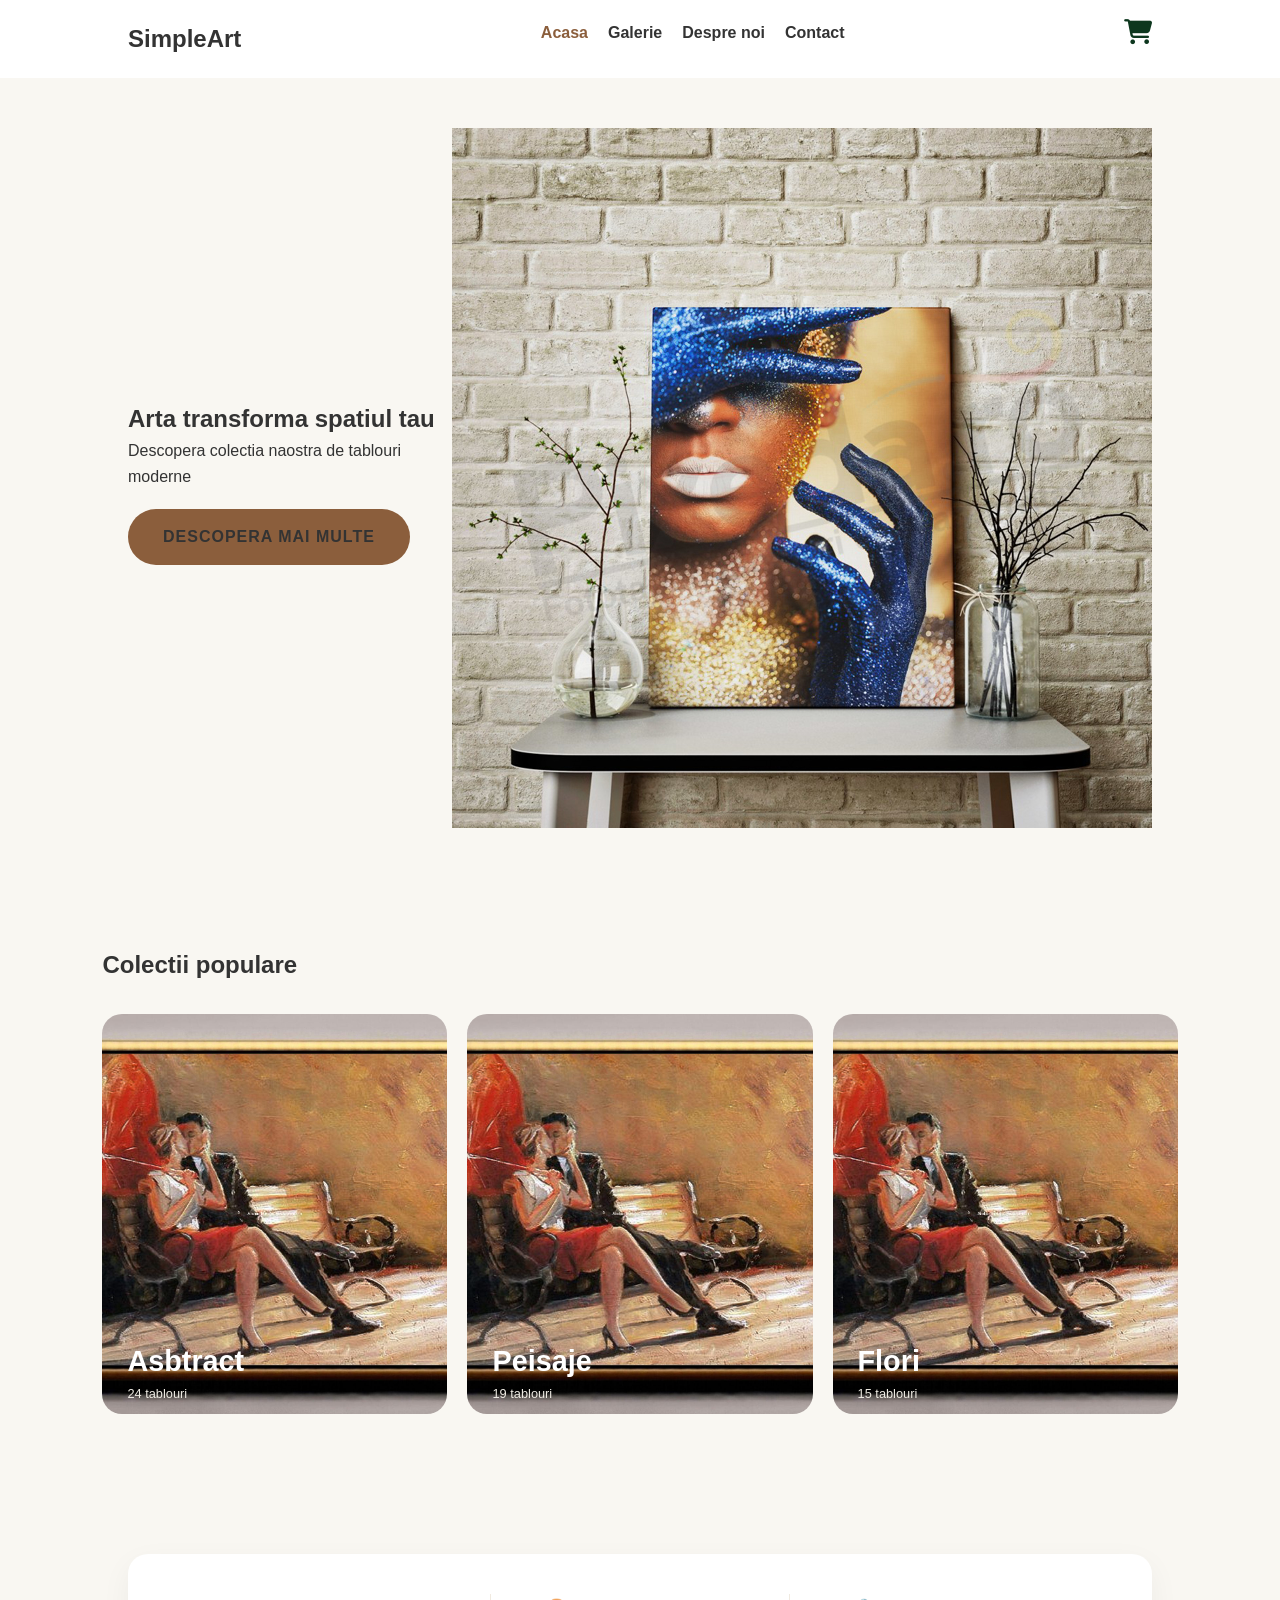
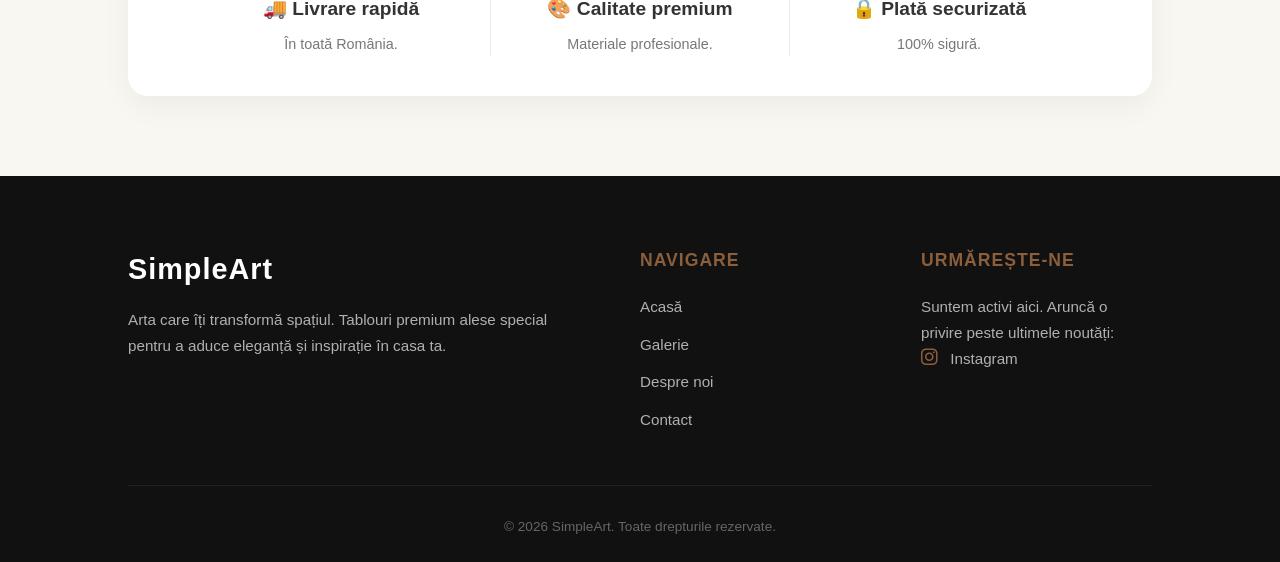
<file: index.html>
<!DOCTYPE html>
<html lang="ro">
<head>
    <meta charset="UTF-8">
    <meta name="viewport" content="width=device-width, initial-scale=1.0">
    <title>SimpleArt</title>
    <link rel="stylesheet" href="assets/css/style.css">
    <link rel="stylesheet" href="https://cdnjs.cloudflare.com/ajax/libs/font-awesome/6.5.1/css/all.min.css">
    
</head>
<body>
   <header>
        <div class="logo">            
            <h2><a href="index.html">SimpleArt</a></h2>
        </div>
        <!-- Navigație -->
        <nav>
            <ul>
                <li><a href="index.html" id="active">Acasa</a></li>
                <li><a href="galerie.html" >Galerie</a></li>
                <li><a href="about.html">Despre noi</a></li>
                <li><a href="contact.html">Contact</a></li>

            </ul>
        </nav>
        <!-- Iconiță Coș de cumpărături -->
        <div class="cart-wrapper">
            <a href="cos.html">
                <i class="fa-solid fa-cart-shopping cos-cumparaturi"></i>
            </a>
        </div>
    </header>
   <main>

        <section class="hero"> 
        
            <div class="hero-text">
                <h1>Arta transforma spatiul tau</h1>

                <p>Descopera colectia naostra de tablouri moderne</p>

                <a href="galerie.html" class="buton">Descopera mai multe</a>
            </div>    
            <div class="hero-imagine">
                <img src="assets/images/poza hero.jpeg" alt="tablou frumos">
            </div>
    
        </section>

        <section class="colectie">
            
            <h2>Colectii populare</h2>

            <div class="carduri">

                <div class="card">
                    <img src="assets/images/poza carduri.jpg">
                    <h3>Asbtract</h3>
                    <p>24 tablouri</p>
                </div>

                <div class="card">
                    <img src="assets/images/poza carduri.jpg">
                    <h3>Peisaje</h3>
                    <p>19 tablouri</p>
                </div>

                <div class="card">
                    <img src="assets/images/poza carduri.jpg">
                    <h3>Flori</h3>
                    <p>15 tablouri</p>
                </div>     

            </div>
        </section>

        <section class="benifici">

            <div class="beneficiu">
                <h3>🚚 Livrare rapidă</h3>
                <p>În toată România.</p>
            </div>

            <div class="beneficiu">
                <h3>🎨 Calitate premium</h3>
                <p>Materiale profesionale.</p>
            </div>

            <div class="beneficiu">
                <h3>🔒 Plată securizată</h3>
                <p>100% sigură.</p>
            </div>

        </section>
    </main>

<footer class="footer-principal">
    <div class="footer-container">
        <div class="footer-col">
            <h3 class="footer-logo">SimpleArt</h3>
            <p>Arta care îți transformă spațiul. Tablouri premium alese special pentru a aduce eleganță și inspirație în casa ta.</p>
        </div>

        <div class="footer-col">
            <h4>Navigare</h4>
            <ul>
                <li><a href="index.html">Acasă</a></li>
                <li><a href="galerie.html">Galerie</a></li>
                <li><a href="about.html">Despre noi</a></li>
                <li><a href="contact.html">Contact</a></li>
            </ul>
        </div>

        <div class="footer-col">
            <h4>Urmărește-ne</h4>
            <p>Suntem activi aici. Aruncă o privire peste ultimele noutăți:</p>
            <ul class="sociale">
                <li>
                    <a href="https://www.instagram.com/notyourcatalin/" target="_blank">
                        <i class="fa-brands fa-instagram"></i> Instagram
                    </a>
                </li>
            </ul>
        </div>
    </div>

    <div class="footer-bottom">
        <p>&copy; 2026 SimpleArt. Toate drepturile rezervate.</p>
    </div>
</footer>
  
</body>
</html>
</file>
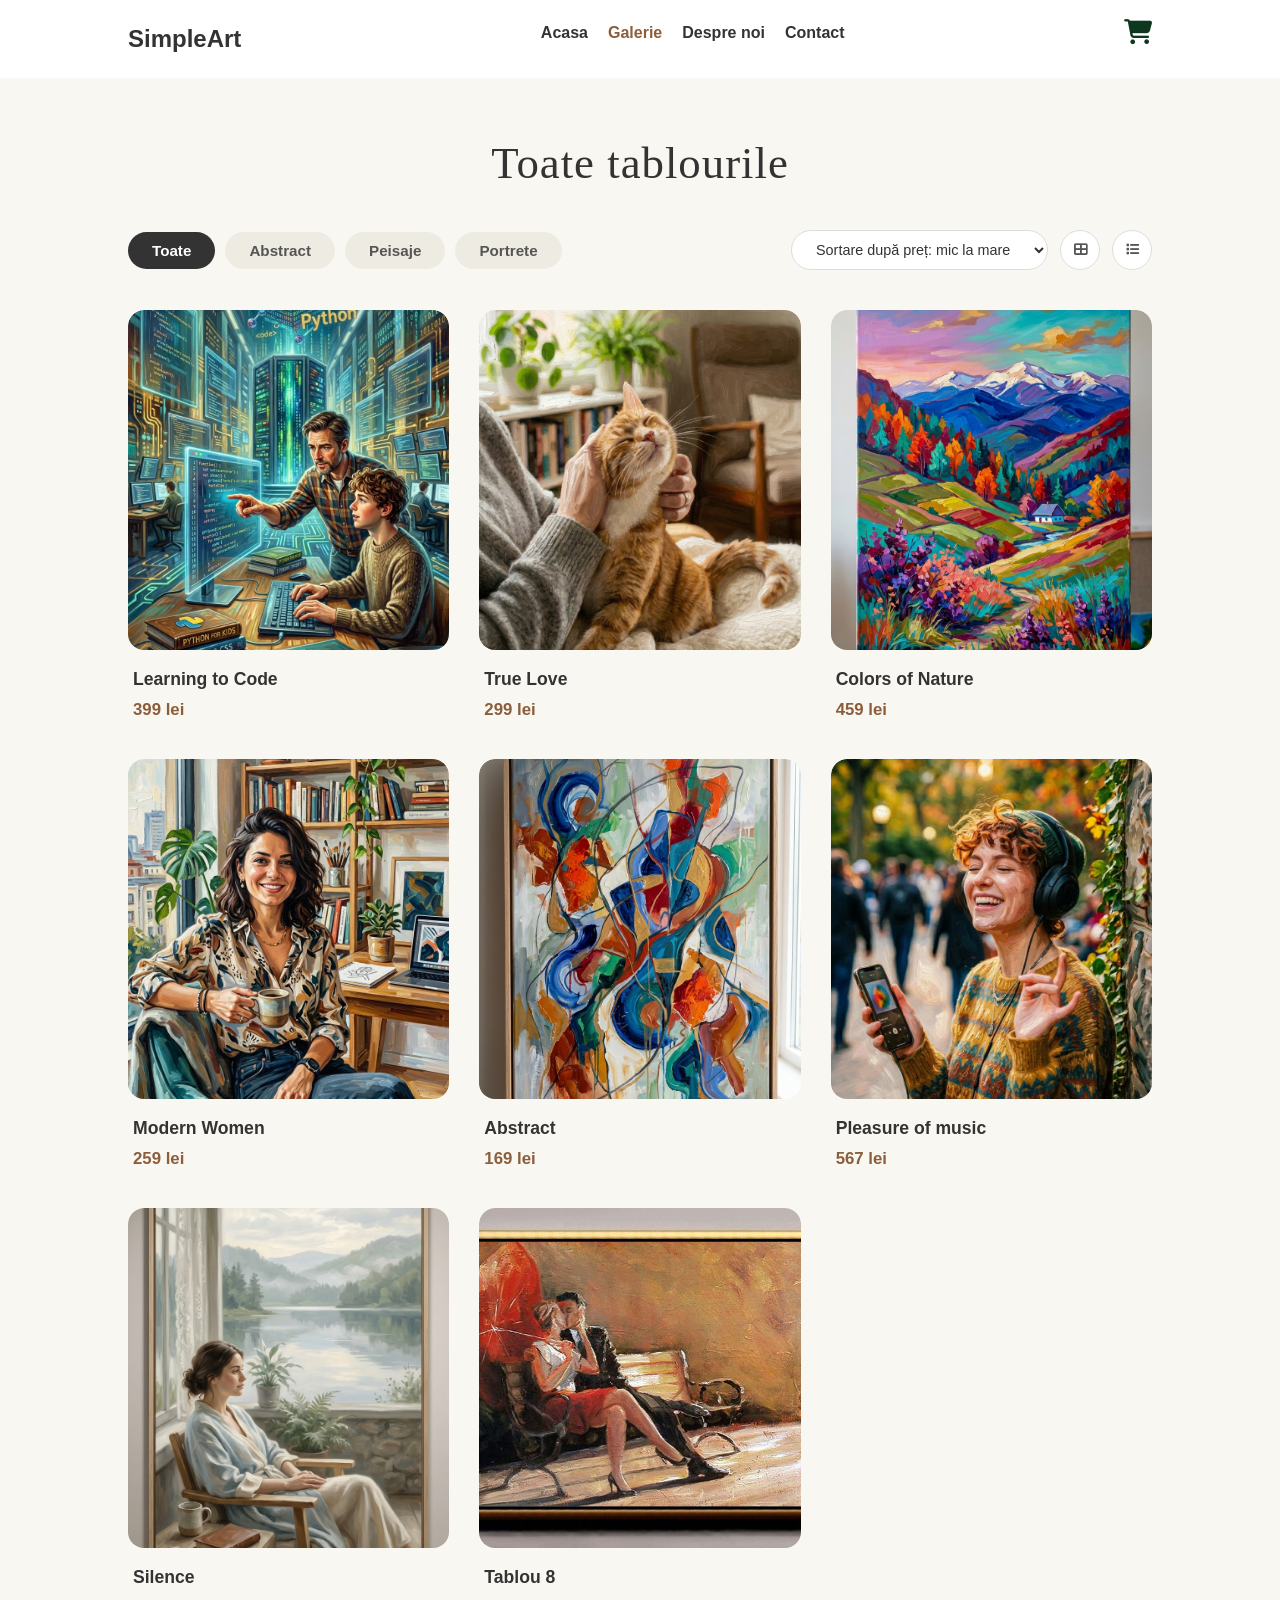
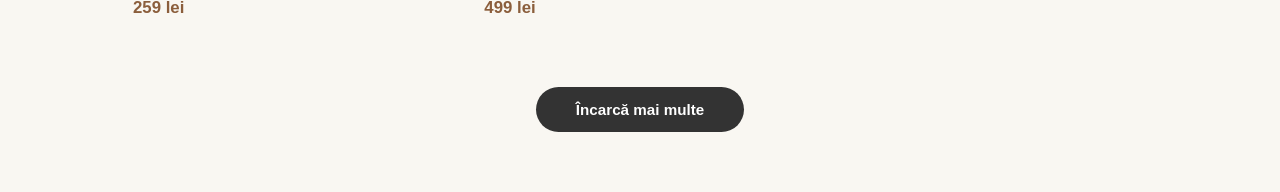
<file: galerie.html>
<!DOCTYPE html>
<html lang="ro">
<head>
    <meta charset="UTF-8">
    <meta name="viewport" content="width=device-width, initial-scale=1.0"> <title>Galerie Art - SimpleArt</title>
    <link rel="stylesheet" href="assets/css/style.css">
    <!-- Font Awesome pentru iconițe -->
    <link rel="stylesheet" href="https://cdnjs.cloudflare.com/ajax/libs/font-awesome/6.5.1/css/all.min.css">
    
</head>
<body>

    <header>
        <div class="logo">            
            <h2><a href="index.html">SimpleArt</a></h2>
        </div>
        <!-- Navigație -->
        <nav>
            <ul>
                <li><a href="index.html">Acasa</a></li>
                <li><a href="galerie.html" id="active">Galerie</a></li>
                <li><a href="about.html">Despre noi</a></li>
                <li><a href="contact.html">Contact</a></li>

            </ul>
        </nav>
        <!-- Iconiță Coș de cumpărături -->
        <div class="cart-wrapper">
            <a href="cos.html">
                <i class="fa-solid fa-cart-shopping cos-cumparaturi"></i>
            </a>
        </div>
    </header>

    <main>
        <section id="hero-gallery">
            <h1>Toate tablourile</h1>
        </section>
        <!-- Filtare și sortare -->
        <section id="filters">
            <div class="category-filters">
                <button class="btn-filter active">Toate</button>
                <button class="btn-filter">Abstract</button>
                <button class="btn-filter">Peisaje</button>
                <button class="btn-filter">Portrete</button>
            </div>
            
            <div class="sort-filters">
                <select aria-label="Sortare tablouri">
                    <option value="price-asc">Sortare după preț: mic la mare</option>
                    <option value="price-desc">Sortare după preț: mare la mic</option>
                    <option value="name">Sortare după nume</option>
                </select>

                <button class="btn-layout" aria-label="Vizualizare Grid">
                    <i class="fa-solid fa-table-cells-large"></i> 
                </button>
                <button class="btn-layout" aria-label="Vizualizare Listă">
                    <i class="fa-solid fa-list"></i> 
                </button>
            </div>
        </section>

        <section id="gallery-grid">
            <!-- Exemplu de card de produs, repetat pentru fiecare tablou din galerie -->
            <article class="product-card">
                <a href="tablou_1.html">
                    <div class="image-container">
                        <img src="assets/images/tablou_1.png" alt="Tablou Abstract - Model 1">
                    </div>
                </a>
                <div class="product-info">
                    <h4>Learning to Code</h4>
                    <p class="product-price">399 lei</p>
                </div>
            </article>

            <article class="product-card">
                <div class="image-container">
                    <img src="assets/images/tablou_2.png" alt="Tablou Peisaj - Model 2">
                </div>
                <div class="product-info">
                    <h4>True Love</h4>
                    <p class="product-price">299 lei</p>
                </div>
            </article>
             <article class="product-card">
                <div class="image-container">
                    <img src="assets/images/tablou_3.png" alt="Tablou Peisaj - Model 2">
                </div>
                <div class="product-info">
                    <h4>Colors of Nature</h4>
                    <p class="product-price">459 lei</p>
                </div>
            </article>
             <article class="product-card">
                <div class="image-container">
                    <img src="assets/images/tablou_4.png" alt="Tablou Peisaj - Model 2">
                </div>
                <div class="product-info">
                    <h4>Modern Women</h4>
                    <p class="product-price">259 lei</p>
                </div>
            </article>
             <article class="product-card">
                <div class="image-container">
                    <img src="assets/images/tablou_5.png" alt="Tablou Peisaj - Model 2">
                </div>
                <div class="product-info">
                    <h4>Abstract</h4>
                    <p class="product-price">169 lei</p>
                </div>
            </article>
             <article class="product-card">
                <div class="image-container">
                    <img src="assets/images/tablou_6.png" alt="Tablou Peisaj - Model 2">
                </div>
                <div class="product-info">
                    <h4>Pleasure of music</h4>
                    <p class="product-price">567 lei</p>
                </div>
            </article>
             <article class="product-card">
                <div class="image-container">
                    <img src="assets/images/tablou_7.png" alt="Tablou Peisaj - Model 2">
                </div>
                <div class="product-info">
                    <h4>Silence</h4>
                    <p class="product-price"> 259 lei</p>
                </div>
            </article>
             <article class="product-card">
                <div class="image-container">
                    <img src="assets/images/poza carduri.jpg" alt="Tablou Peisaj - Model 2">
                </div>
                <div class="product-info">
                    <h4>Tablou 8</h4>
                    <p class="product-price">499 lei</p>
                </div>
            </article>
            

            </section>
        <!-- Buton "Încarcă mai multe" -->
        <div class="load-more">
            <button class="btn-load">Încarcă mai multe</button>
        </div>
    </main>

    </body>
</html>
</file>
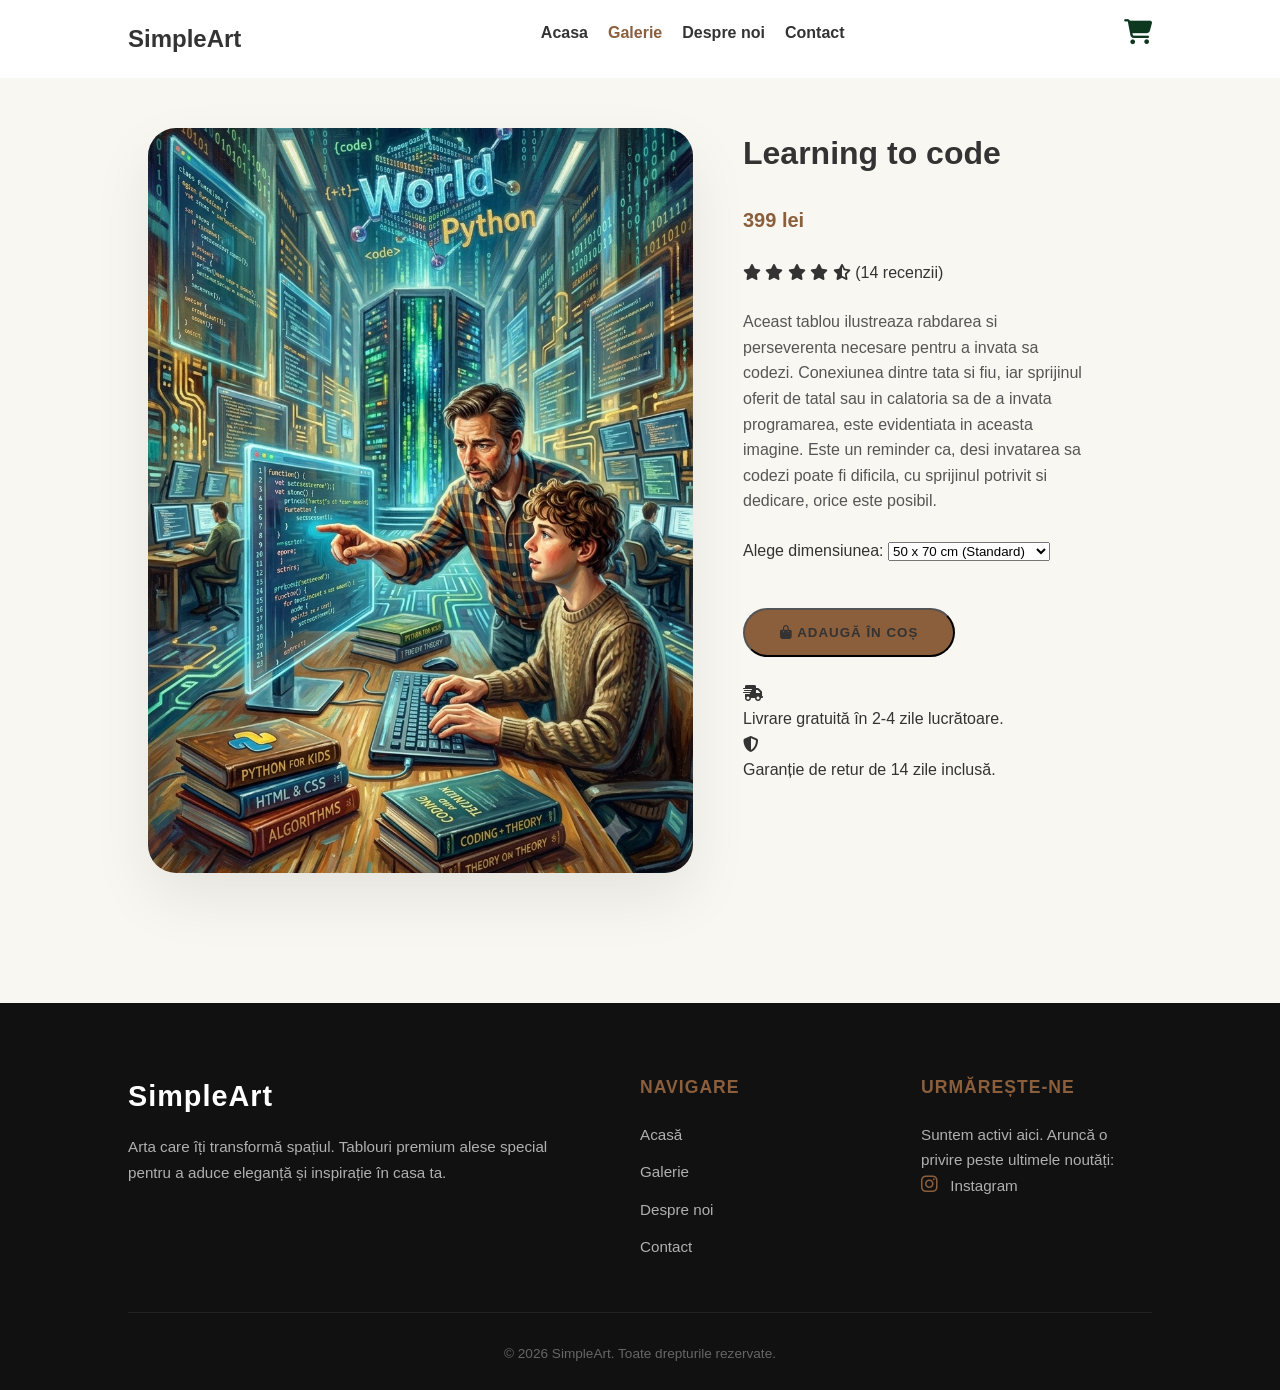
<file: tablou_1.html>
<!DOCTYPE html>
<html lang="ro">
<head>
    <meta charset="UTF-8">
    <meta name="viewport" content="width=device-width, initial-scale=1.0">
    <title>Tablou Learning to code - SimpleArt</title>
    <link rel="stylesheet" href="assets/css/style.css">
    <!-- Font Awesome pentru iconițe -->
    <link rel="stylesheet" href="https://cdnjs.cloudflare.com/ajax/libs/font-awesome/6.5.1/css/all.min.css">
</head>
<body>
    <header>
        <div class="logo">            
            <h2><a href="index.html">SimpleArt</a></h2>
        </div>
        <!-- Navigație -->
        <nav>
            <ul>
                <li><a href="index.html">Acasa</a></li>
                <li><a href="galerie.html" id="active">Galerie</a></li>
                <li><a href="about.html">Despre noi</a></li>
                <li><a href="contact.html">Contact</a></li>

            </ul>
        </nav>
        <!-- Iconiță Coș de cumpărături -->
        <div class="cart-wrapper">
            <a href="cos.html">
                <i class="fa-solid fa-cart-shopping cos-cumparaturi"></i>
            </a>
        </div>
    </header>
    <main>
        <section class="product-page">
            <div class="product-media">
                <div class="product-image-card">
                    <img src="assets/images/tablou_1.png" alt="Tablou Learning to code" class="main-product-image">
                </div>
            </div>
            <div class="product-summary">
                <h2 class="product-title">Learning to code</h2>
                <p class="product-price">399 lei</p>
                <div class="product-rating">
                    <i class="fa-solid fa-star"></i>
                    <i class="fa-solid fa-star"></i>
                    <i class="fa-solid fa-star"></i>
                    <i class="fa-solid fa-star"></i>
                    <i class="fa-solid fa-star-half-stroke"></i>
                    <span>(14 recenzii)</span>
                </div>
                <div class="product-description">
                <p>
                    Aceast tablou ilustreaza rabdarea si perseverenta necesare pentru a invata sa codezi.
                    Conexiunea dintre tata si fiu, iar sprijinul oferit de tatal sau in calatoria sa de a invata programarea, este evidentiata in aceasta imagine.
                    Este un reminder ca, desi invatarea sa codezi poate fi dificila, cu sprijinul potrivit si dedicare, orice este posibil.
                </p>
            </div>
            <div class="product-options">
                    <label for="frame-size">Alege dimensiunea:</label>
                    <select id="frame-size">
                        <option value="sm">50 x 70 cm (Standard)</option>
                        <option value="md">70 x 100 cm (+150 lei)</option>
                        <option value="lg">100 x 140 cm (+300 lei)</option>
                    </select>
            </div>
            <div class="product-action">
                <button class="buton btn-add-cart">
                    <i class="fa-solid fa-bag-shopping"></i> Adaugă în coș
                </button>
            </div>
            <div class="extra-product-meta">
                    <div class="meta-item">
                        <i class="fa-solid fa-truck-fast"></i>
                        <p>Livrare gratuită în 2-4 zile lucrătoare.</p>
                    </div>
                    <div class="meta-item">
                        <i class="fa-solid fa-shield-halved"></i>
                        <p>Garanție de retur de 14 zile inclusă.</p>
                    </div>
                </div>
            </div>
            
            
        
        </section>

    </main>
    <footer class="footer-principal">
    <div class="footer-container">
        <div class="footer-col">
            <h3 class="footer-logo">SimpleArt</h3>
            <p>Arta care îți transformă spațiul. Tablouri premium alese special pentru a aduce eleganță și inspirație în casa ta.</p>
        </div>

        <div class="footer-col">
            <h4>Navigare</h4>
            <ul>
                <li><a href="index.html">Acasă</a></li>
                <li><a href="galerie.html">Galerie</a></li>
                <li><a href="about.html">Despre noi</a></li>
                <li><a href="contact.html">Contact</a></li>
            </ul>
        </div>

        <div class="footer-col">
            <h4>Urmărește-ne</h4>
            <p>Suntem activi aici. Aruncă o privire peste ultimele noutăți:</p>
            <ul class="sociale">
                <li>
                    <a href="https://www.instagram.com/notyourcatalin/" target="_blank">
                        <i class="fa-brands fa-instagram"></i> Instagram
                    </a>
                </li>
            </ul>
        </div>
    </div>

    <div class="footer-bottom">
        <p>&copy; 2026 SimpleArt. Toate drepturile rezervate.</p>
    </div>
    </footer>
</body>
</html>
</file>
<file: assets/css/style.css>
*{
    margin: 0;
    padding: 0;
    box-sizing: border-box;
}

body {
    font-family: 'Segoe UI', Tahoma, Geneva, Verdana, sans-serif;
    background-color: #f9f7f2; 
    color: #333; 
    line-height: 1.6;
}
/* ==========================================================================
   2. PAGINA PRINCIPALĂ (Doar pentru index.html)
   ========================================================================== */
header {
    display: flex; 
    justify-content: space-between; 
    padding: 20px 10%; 
    background-color: white;
}

header ul {
    display: flex;
    list-style: none; 
}

header ul li {
    margin-left: 20px;
}

header ul li a {
    text-decoration: none; 
    color: #333;
    font-weight: bold;
}


#active {
    color: #8B5E3C; 
}
header ul li a:hover {
    color: #8B5E3C; 
    transition: color 0.3s;
    text-decoration: underline;
    
}
.logo a{
    text-decoration:none;
    color:#333;
}

.hero {
    display: flex;
    align-items: center;
    justify-content: space-between;
    padding: 50px 10%;
    min-height: 80vh; 
}

.hero-text {
    flex: 1;
}

.buton {
    
    display: inline-block;    
    padding: 15px 35px;       
    
    color:#333;
    background-color: #8B5E3C;            
    text-decoration: none;    
    text-transform: uppercase; 
    font-weight: bold;        
    letter-spacing: 1px;      
    
   
    border-radius: 50px;     
    transition: all 0.3s ease; 
    margin-top: 20px;         
}


.buton:hover {
    background-color: #A67B5B; 
    transform: translateY(-3px); 
    box-shadow: 0 5px 15px rgba(0,0,0,0.2); 
}

.colectie {
    padding: 60px 8%;
}

.colectie h2 {
    margin-bottom: 30px;
}

.carduri {
    display: grid;
    grid-template-columns: repeat(3, 1fr); 
    gap: 20px;
}

.card {
    position: relative; 
    border-radius: 20px;
    overflow: hidden;
    height: 400px;
}

.card img {
    width: 100%;
    height: 100%;
    object-fit: cover; 
    transition: transform 0.5s;
}

.card h3 {
    position: absolute;
    bottom: 30px;
    left: 25px;
    color: white;
    font-size: 1.8rem;
    z-index: 1;
}
.card p {
    position: absolute;
    bottom:10px;
    left:25px;
    color:#eeebe3;
    font-size: 0.8rem;
    z-index:1;
}

.card:hover img {
    transform: scale(1.1); 
}
/* Stil pentru iconița de coș de cumpărături din header */
.cos-cumparaturi {
    font-size: 25px;      
    color: #0d371e;       
    cursor: pointer;      
    transition: color 0.3s;
}

.cos-cumparaturi:hover {
    color: #8B5E3C;
    scale: 1.1;       
    transition: scale 0.3s;
}

/* ==========================================================================
   6. SECȚIUNEA BENEFICII (Trust Badges)
   ========================================================================== */

.benifici { 
    display: flex;
    justify-content: space-around; 
    text-align: center;
    
    /* Culori și Formă */
    background-color: #ffffff;    
    padding: 40px 5%;
    border-radius: 20px;          
    
    
    margin: 80px 10% 0 10%;       
    box-shadow: 0 10px 30px rgba(0, 0, 0, 0.05); 
}

.beneficiu {
    flex: 1;                      
    padding: 0 20px;
}


.beneficiu:not(:last-child) {
    border-right: 1px solid #f0eae0; 
}

.beneficiu h3 {
    font-size: 1.2rem;
    color: #333333;
    margin-bottom: 8px;
    font-weight: 600;
}

.beneficiu p {
    font-size: 0.9rem;
    color: #777777;               
}


@media (max-width: 768px) {
    .benifici {
        flex-direction: column;   
        gap: 35px;               
        margin: 50px 5% 0 5%;
        padding: 40px 20px;
    }
    
    .beneficiu:not(:last-child) {
        border-right: none;       
        border-bottom: 1px solid #f0eae0; 
        padding-bottom: 25px;
    }
}

/* --- DESIGN FOOTER PREMIUM --- */

.footer-principal {
    background-color: #111111; 
    color: #b0b0b0;           
    padding: 70px 10% 25px 10%;
    margin-top: 80px;         
}

.footer-container {
    display: grid;
    grid-template-columns: 2fr 1fr 1fr; 
    gap: 50px;
    padding-bottom: 40px;
    border-bottom: 1px solid #222; 
}

.footer-col h3.footer-logo {
    color: #ffffff;
    font-size: 1.8rem;
    margin-bottom: 15px;
    letter-spacing: 1px;
}

.footer-col h4 {
    color: #8B5E3C; 
    font-size: 1.1rem;
    text-transform: uppercase;
    margin-bottom: 20px;
    letter-spacing: 1px;
}

.footer-col p {
    font-size: 0.95rem;
    line-height: 1.7;
}

/* Stil pentru listele de linkuri */
.footer-col ul {
    list-style: none;
}

.footer-col ul li {
    margin-bottom: 12px;
}

.footer-col ul li a {
    color: #b0b0b0;
    text-decoration: none;
    font-size: 0.95rem;
    transition: all 0.3s ease;
    display: inline-block;
}


.footer-col ul li a:hover {
    color: #ffffff;
    transform: translateX(5px);
}


.sociale li a i {
    margin-right: 8px;
    font-size: 1.2rem;
    color: #8B5E3C; 
    transition: color 0.3s;
}

.sociale li a:hover i {
    color: #ffffff; 
}

/* Zona de copyright de la baza site-ului */
.footer-bottom {
    text-align: center;
    padding-top: 30px;
    font-size: 0.85rem;
    color: #666;
}

/* Responsivitate pentru ecrane de telefon */
@media (max-width: 768px) {
    .footer-container {
        grid-template-columns: 1fr; /* Pe telefon se pun toate una sub alta */
        gap: 30px;
    }
}

/* ==========================================================================
   3. PAGINA GALERIE (Doar pentru galerie.html)
   ========================================================================== */

/* 2. Hero Gallery Section */
#hero-gallery {
    text-align: center;
    padding: 50px 10% 20px 10%;
}

#hero-gallery h1 {
    font-family: 'Georgia', 'Times New Roman', times, serif; 
    font-size: 2.8rem;                                       
    font-weight: 400;                                       
    letter-spacing: 1px;                                    
    color: #333;
}

/* 3. Secțiunea Filtre și Sortare (Flexbox) */
#filters {
    display: flex;
    justify-content: space-between;
    align-items: center;
    padding: 10px 10% 40px 10%;
    flex-wrap: wrap;
    gap: 20px;
}

.category-filters {
    display: flex;
    gap: 10px;
}

/* Butoanele de filtru (Toate, Abstract, Peisaje, Portrete) */
.btn-filter {
    padding: 10px 24px;
    border: none;
    border-radius: 30px;
    background-color: #eeebe3; 
    color: #555;
    font-family: inherit;
    font-size: 0.95rem;
    font-weight: 600;
    cursor: pointer;
    transition: all 0.3s ease;
}

.btn-filter:hover, 
.btn-filter.active {
    background-color: #333;
    color: white;
}

/* Zona de sortare din dreapta */
.sort-filters {
    display: flex;
    align-items: center;
    gap: 12px;
}

.sort-filters select {
    padding: 10px 20px;
    border-radius: 20px;
    border: 1px solid #ddd;
    background-color: white;
    font-family: inherit;
    font-size: 0.9rem;
    color: #333;
    cursor: pointer;
    outline: none;
}

/* Butoanele pentru Layout (Grid / Listă) */
.btn-layout {
    width: 40px;
    height: 40px;
    border: 1px solid #ddd;
    background-color: white;
    border-radius: 50%;
    display: flex;
    align-items: center;
    justify-content: center;
    color: #555;
    cursor: pointer;
    transition: all 0.2s ease;
}

.btn-layout:hover {
    background-color: #eeebe3;
    color: #111;
}

/* ==========================================================================
   4. PAGINA TABLOUL 1 (Doar pentru tablou_1.html)
   ========================================================================== */

/* 4. Grila de Tablouri Nouă (CSS Grid Direct pe Article) */
#gallery-grid {
    display: grid;
    /* Browserul calculează singur numărul de coloane egale (minim 260px fiecare) */
    grid-template-columns: repeat(auto-fill, minmax(260px, 1fr)); 
    gap: 30px;
    padding: 0 10% 40px 10%;
}

/* Cardul individual de produs (fără div-ul intermediar blocant) */
.product-card {
    background: transparent;
    border-radius: 16px;
    overflow: hidden;
    display: flex;
    flex-direction: column;
    transition: transform 0.3s ease;
}

.product-card:hover {
    transform: translateY(-6px); /* Efect fluid de plutire la hover */
}

/* Containerul de imagine cu înălțime fixă proporțională */
.product-card .image-container {
    width: 100%;
    height: 340px; /* Înălțime ideală pentru un tablou vertical */
    border-radius: 16px;
    overflow: hidden;
    background-color: #eeebe3;
}

.product-card .image-container img {
    width: 100%;
    height: 100%;
    object-fit: cover; /* Imaginile nu se vor deforma niciodată, indiferent de dimensiune */
    transition: transform 0.5s ease;
}

.product-card:hover .image-container img {
    transform: scale(1.04); /* Zoom subtil pe tablou la hover */
}

/* Informațiile produsului de sub imagine */
.product-card .product-info {
    padding: 15px 5px 5px 5px;
}

.product-card .product-info h4 {
    font-size: 1.1rem;
    color: #333;
    margin-bottom: 4px;
    font-weight: 600;
}

/* Prețul stilizat direct ca paragraf din HTML-ul cel nou */
.product-card .product-info .product-price {
    font-size: 1.05rem;
    font-weight: 700;
    color: #8B5E3C; 
}

/* 5. Zona Butonului "Încarcă mai multe" */
.load-more {
    display: flex;
    justify-content: center;
    margin: 20px 0 60px 0;
}

.btn-load {
    background-color: #333;
    color: white;
    padding: 14px 40px;
    border: none;
    border-radius: 30px;
    font-size: 0.95rem;
    font-weight: bold;
    cursor: pointer;
    transition: background-color 0.2s, transform 0.2s;
}

.btn-load:hover {
    background-color: #555;
    transform: translateY(-2px);
}
/* Stilizare tablou_1.html */
.product-page {
    display: grid;
    grid-template-columns: 1.1fr 0.9fr;
    gap: 50px;
    padding: 50px 10%;
    max-width: 1240px;
    margin: 0 auto;
}

.product-media {
    display: flex;
    flex-direction: column;
    gap: 24px;
}

.product-image-card {
    position: relative;
    border-radius: 28px;
    overflow: hidden;
    box-shadow: 0 25px 60px rgba(0, 0, 0, 0.08);
    background-color: #f5f2eb;
    img {
        width: 545px;
        height: 745px;
        object-fit: cover;
        display: block;
    }

}
.product-summary {
    display: flex;
    flex-direction: column;
    gap: 24px;
}
.product-title {
    font-size: 2rem;
    color: #333;
    font-weight: 600;
}
.product-price {
    font-size: 1.25rem;
    font-weight: 700;
    color: #8B5E3C;
}
.product-description {
    font-size: 1rem;
    color: #555;
    line-height: 1.6;
}


/* 6. Reguli de Responsivitate pentru Mobile / Tablete */

@media (max-width: 768px) {
    #filters {
        flex-direction: column;
        align-items: flex-start;
        padding: 10px 5% 30px 5%;
    }
    
    .category-filters {
        width: 100%;
        overflow-x: auto; /* Permite scroll orizontal pe telefon dacă butoanele depășesc ecranul */
        padding-bottom: 5px;
    }
    
    .sort-filters {
        width: 100%;
        justify-content: space-between;
    }
    
    #gallery-grid {
        padding: 0 5% 30px 5%;
        grid-template-columns: repeat(auto-fill, minmax(190px, 1fr));
        gap: 20px;
    }
    
    .product-card .image-container {
        height: 260px; /* Pozele devin puțin mai mici pe ecrane de telefon pentru a fi ușor de urmărit */
       } 
}
</file>
